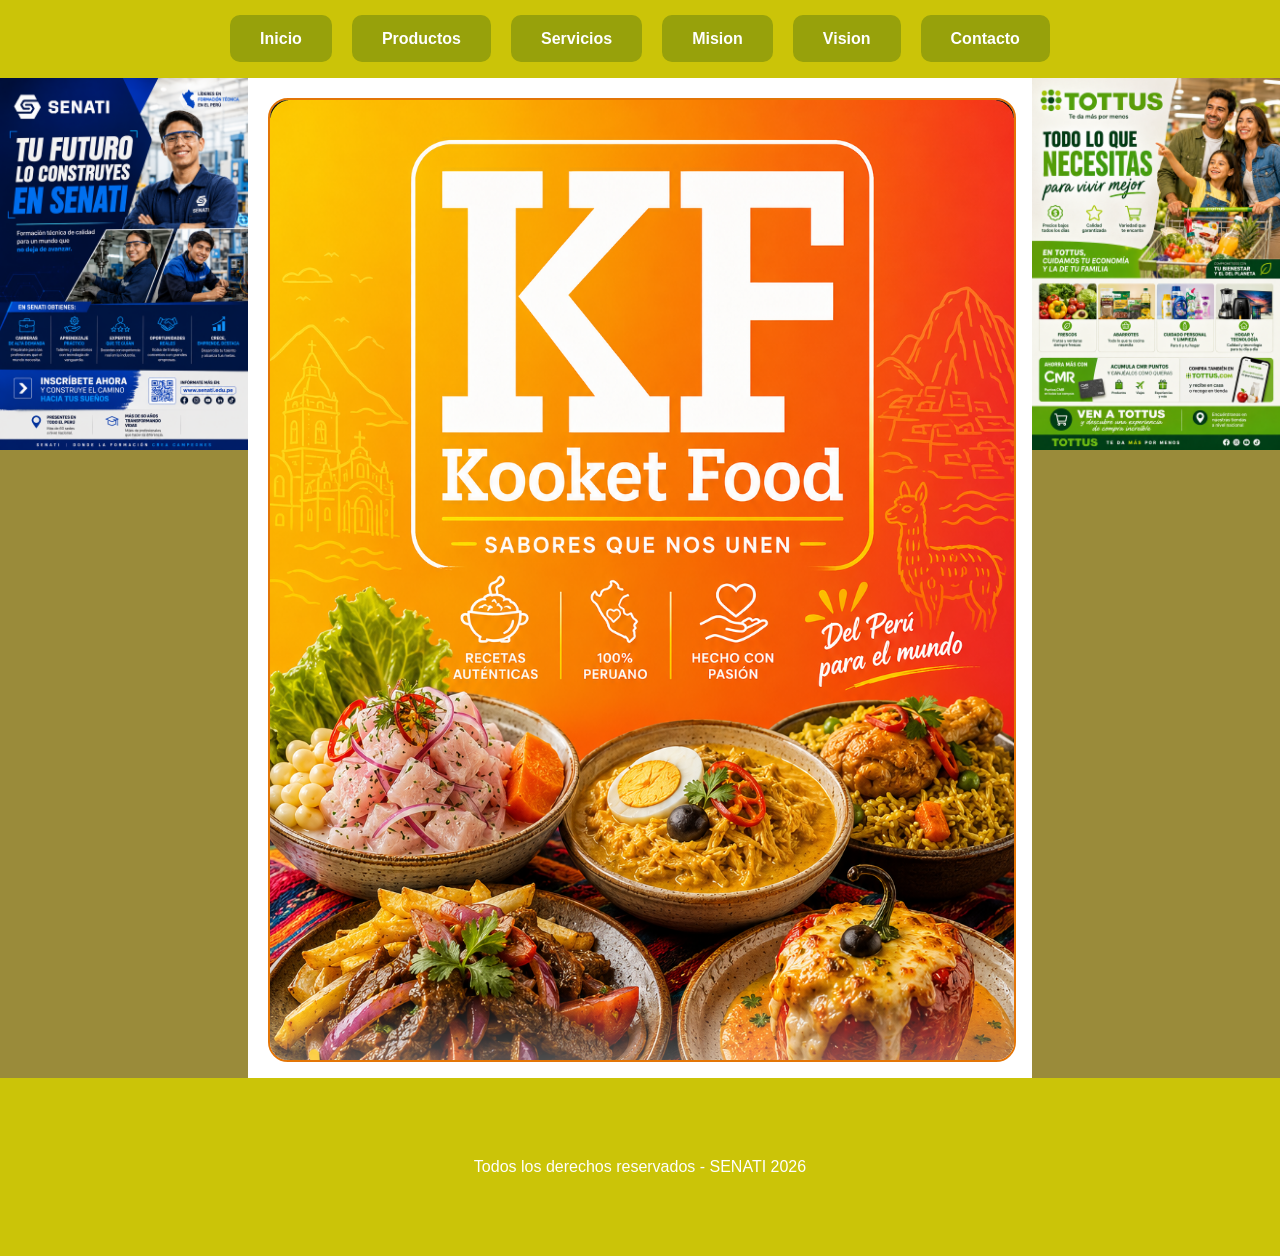
<file: index.html>
<!DOCTYPE html>
<html lang="es">
<head>
    <meta charset="UTF-8">
    <meta name="viewport" content="width=device-width, initial-scale=1.0">
    <title>Kooket Food</title>
    <link rel="stylesheet" href="estilos/estilo.css">
    <link rel="icon" href="iconos/icono.png">
</head>
<body>
    <header>
        <nav>
            <input type="checkbox" id="activador_menu">
            <label for="activador_menu" id="hamburguesa">☰</label>
            <ul id="menu">
                <li><a href="portada.html" target="frame_contenido">Inicio</a></li>
                <li><a href="productos.html" target="frame_contenido">Productos</a></li>
                <li><a href="servicios.html" target="frame_contenido">Servicios</a></li>
                <li><a href="mision.html" target="frame_contenido">Mision</a></li>
                <li><a href="vision.html" target="frame_contenido">Vision</a></li>
                <li><a href="contacto.html" target="frame_contenido">Contacto</a></li>
            </ul>
        </nav>
    </header>
    <div id="contenedor">
        <div id="publicidad1">
            <img src="imagenes/publicidad/senati.png" alt="SENATI">
        </div>
        <div id="contenido">
            <iframe name="frame_contenido" src="portada.html" frameborder="0"></iframe>
        </div>
        <div id="publicidad2">
           <img src="imagenes/publicidad/tottus.png" alt="TOTTUS">
        </div>
    </div>
    <footer>
        <p>Todos los derechos reservados - SENATI 2026</p>
    </footer>
</body>
</html>
</file>
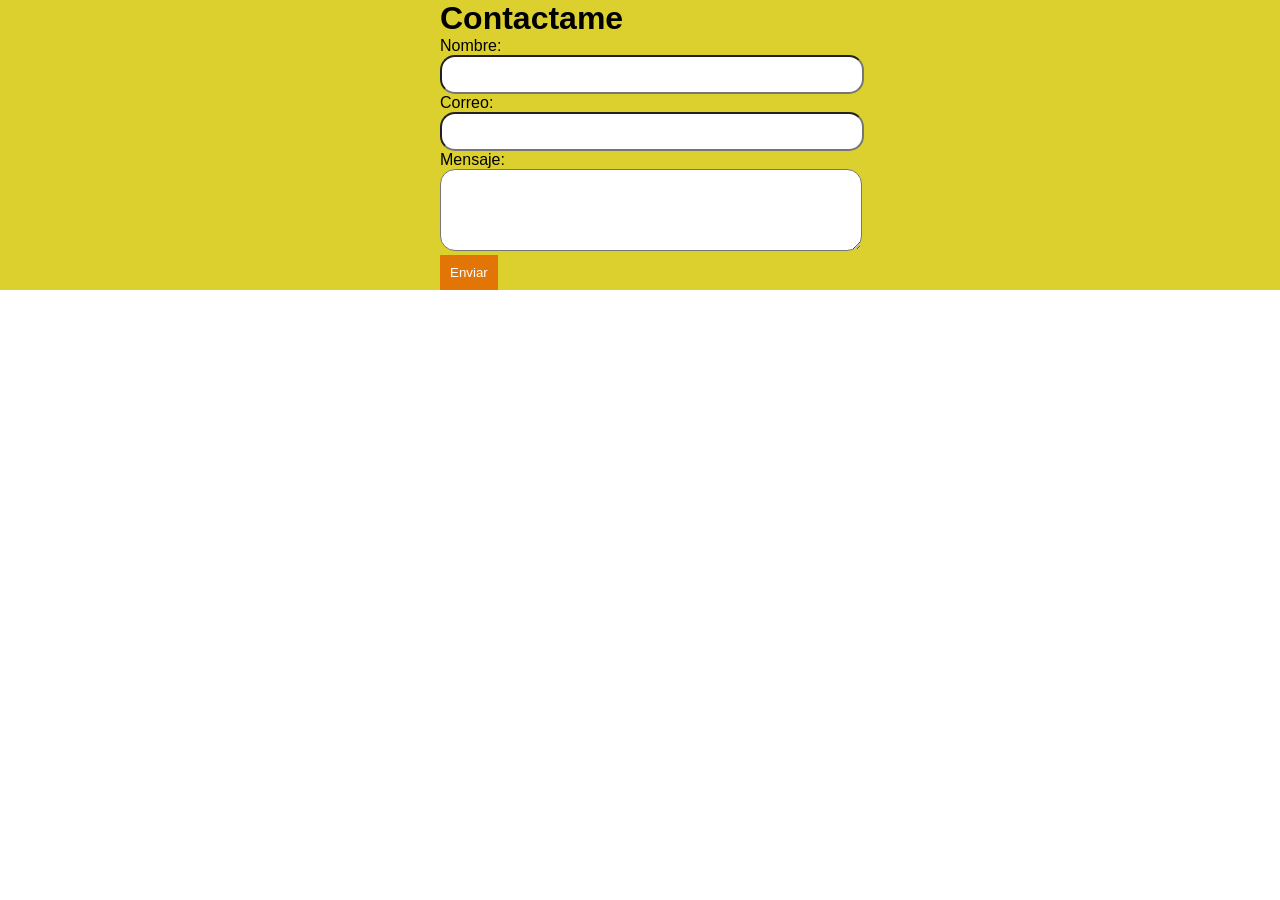
<file: contacto.html>
<!DOCTYPE html>
<html lang="es">
<head>
    <meta charset="UTF-8">
    <meta name="viewport" content="width=device-width, initial-scale=1.0">
    <title>Contacto</title>
    <link rel="stylesheet" href="estilos/estilo.css">
</head>
<body>
    <div class="contacto">
<form action="">
    <h1>Contactame</h1>
    <label for="">Nombre:</label>
    <input type="text"name="nombre" required>

    <label for="">Correo:</label>
    <input type="text"name="Correo" required>

    <label for="">Mensaje:</label>
   <textarea name="Mensaje" rows="4" required></textarea>
   <button>Enviar</button>
</form>
    </div>
    
</body>
</html>
</file>
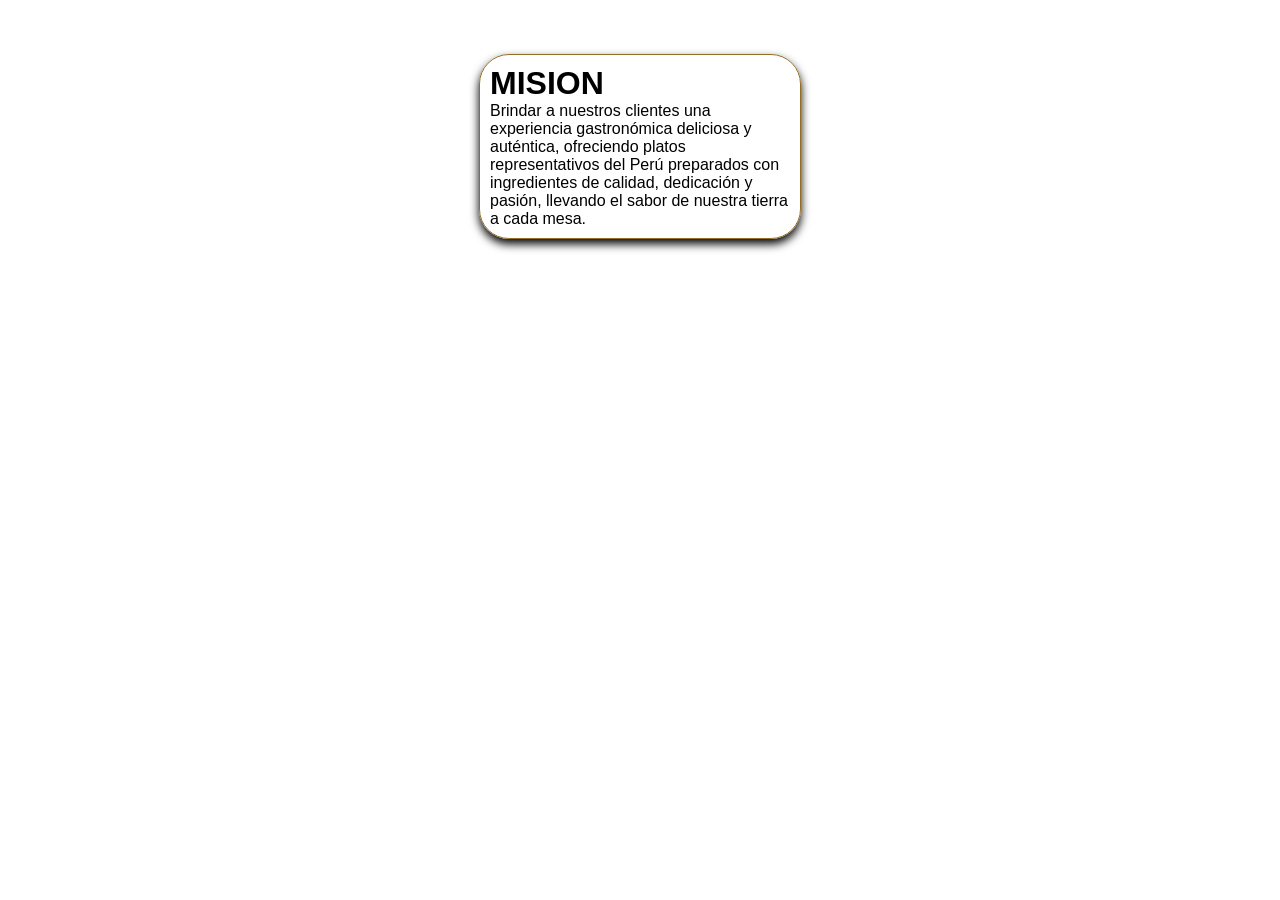
<file: mision.html>
<!DOCTYPE html>
<html lang="es">
<head>
    <meta charset="UTF-8">
    <meta name="viewport" content="width=device-width, initial-scale=1.0">
    <title>Misión</title>
    <link rel="stylesheet" href="estilos/estilo.css">
</head>
<body>
<br>
<br>
<br>
<div class="mis_vis">
    <h1>MISION</h1>
    <p>Brindar a nuestros clientes una experiencia gastronómica deliciosa y
        auténtica, ofreciendo platos representativos del Perú preparados con
        ingredientes de calidad, dedicación y pasión, llevando el sabor de nuestra
        tierra a cada mesa.</p>
</div>
    
</body>
</html>
</file>
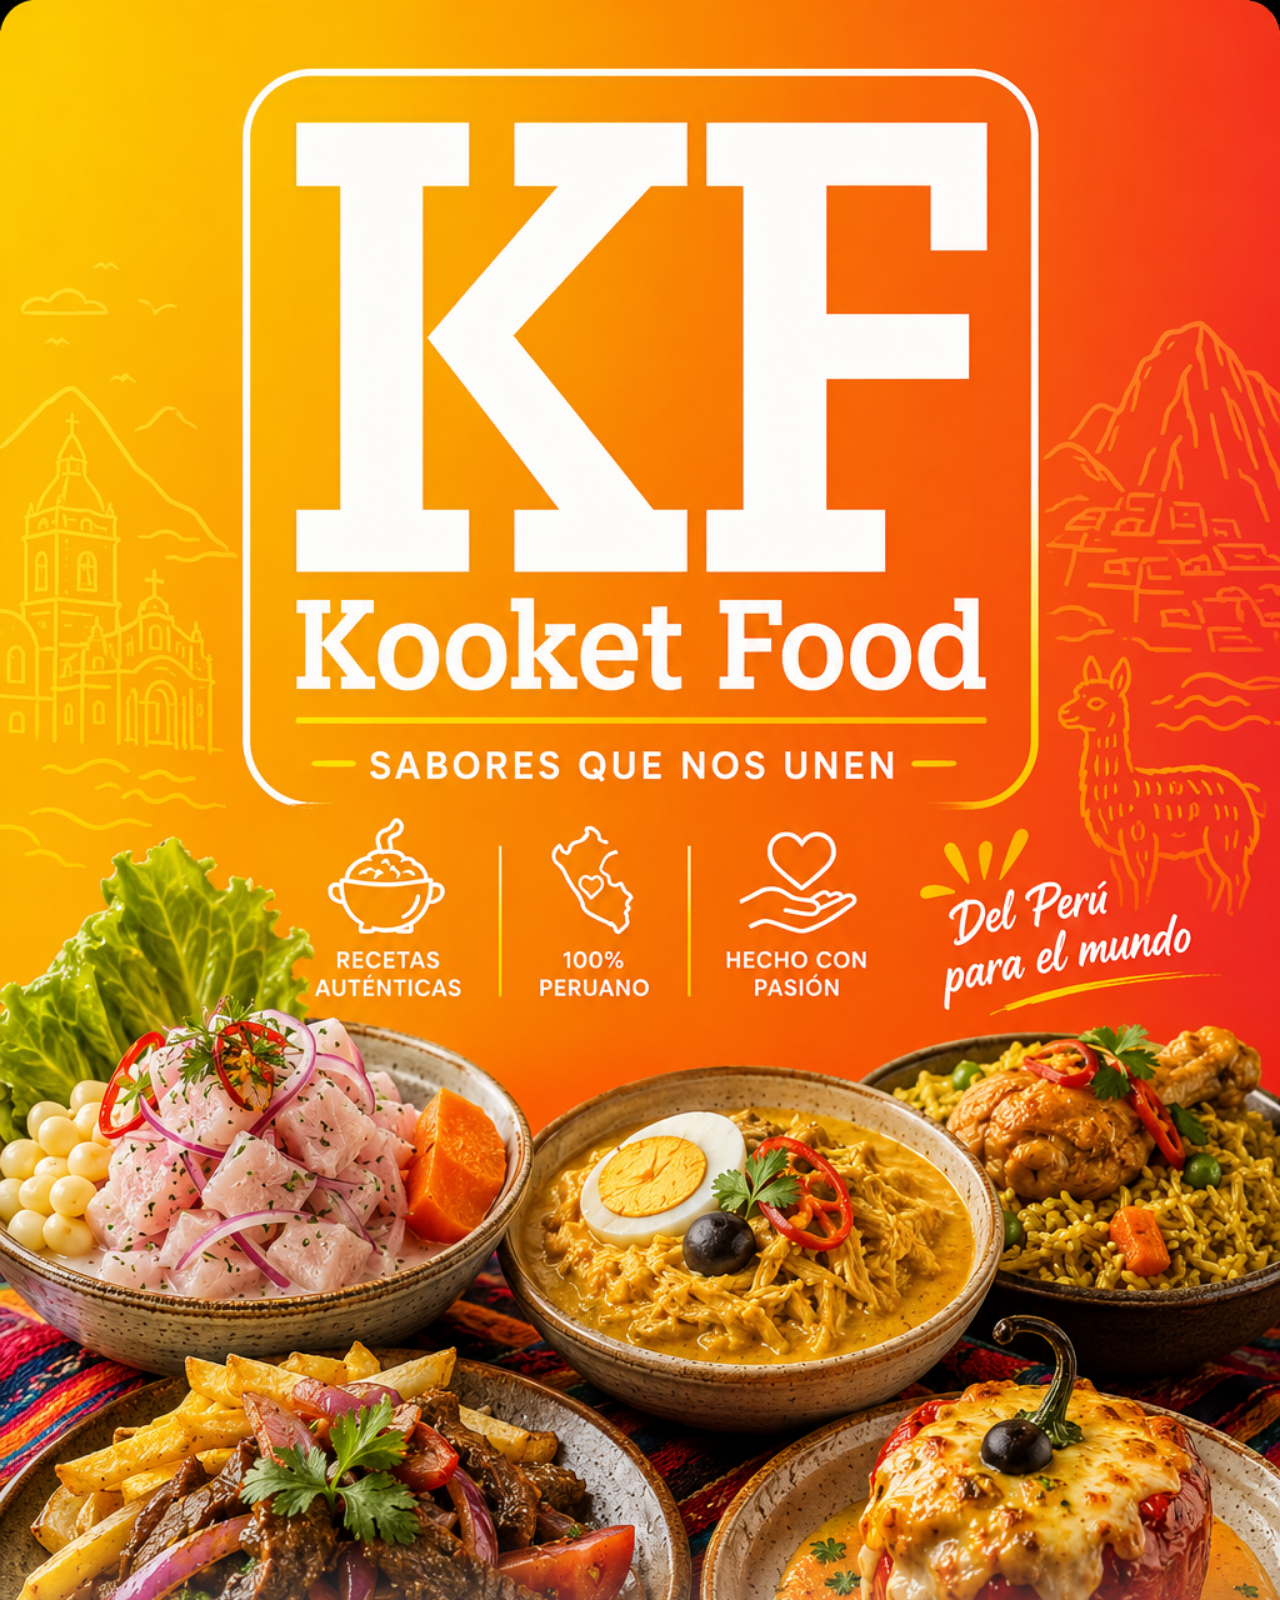
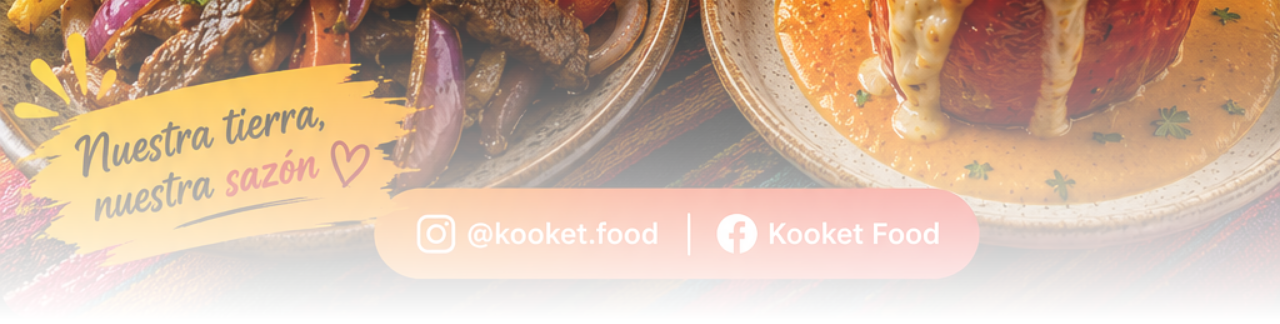
<file: portada.html>
<!DOCTYPE html>
<html lang="es">
<head>
    <meta charset="UTF-8">
    <meta name="viewport" content="width=device-width, initial-scale=1.0">
    <title>Portada</title>
    <link rel="stylesheet" href="estilos/estilo.css">
</head>
<body>
    <div class="portada">
<img src="imagenes/portada/portada.png" alt="portada">
    </div>
    
</body>
</html>
</file>
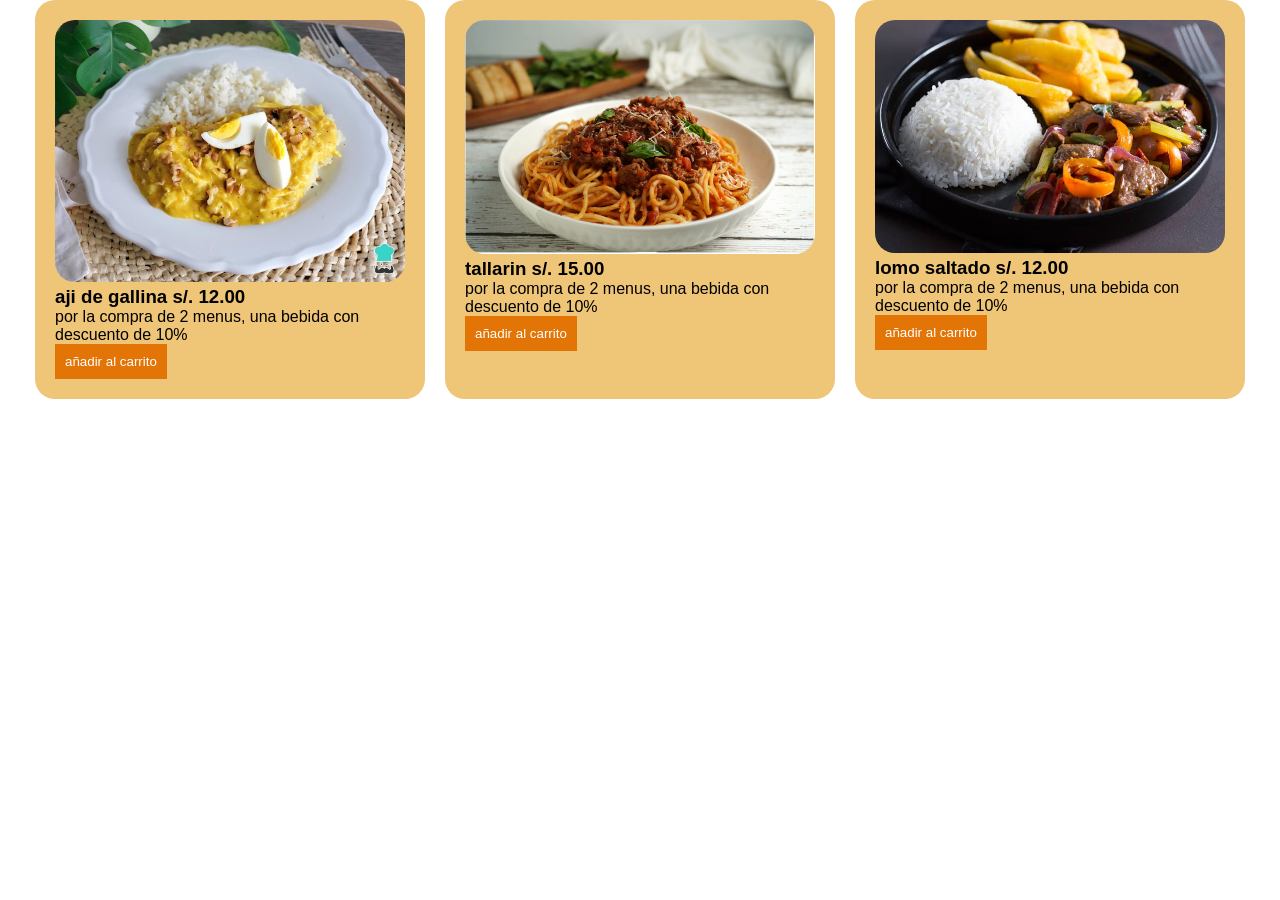
<file: productos.html>
<!DOCTYPE html>
<html lang="es">
<head>
    <meta charset="UTF-8">
    <meta name="viewport" content="width=device-width, initial-scale=1.0">
    <title>Productos</title>
    <link rel="stylesheet" href="estilos/estilo.css">
</head>
<body>
    <div id="galeria_prod">
    
    <div class="prod">
<img src="imagenes/productos/aji de gallina.jpg" alt="aji de gallina">
<h3>aji de gallina s/. 12.00</h3>
<p>por la compra de 2 menus, una bebida con descuento de 10%</p>
<button>añadir al carrito</button>
    </div>

    <div class="prod">
<img src="imagenes/productos/tallarin.jpg" alt="tallarin">
<h3>tallarin s/. 15.00</h3>
<p>por la compra de 2 menus, una bebida con descuento de 10%</p>
<button>añadir al carrito</button>
    </div>
    
    <div class="prod">
<img src="imagenes/productos/lomo saltado.jpeg" alt="lomo saltado">
<h3>lomo saltado s/. 12.00</h3>
<p>por la compra de 2 menus, una bebida con descuento de 10%</p>
<button>añadir al carrito</button>
    </div>
    
    </div>
</body>
</html>
</file>
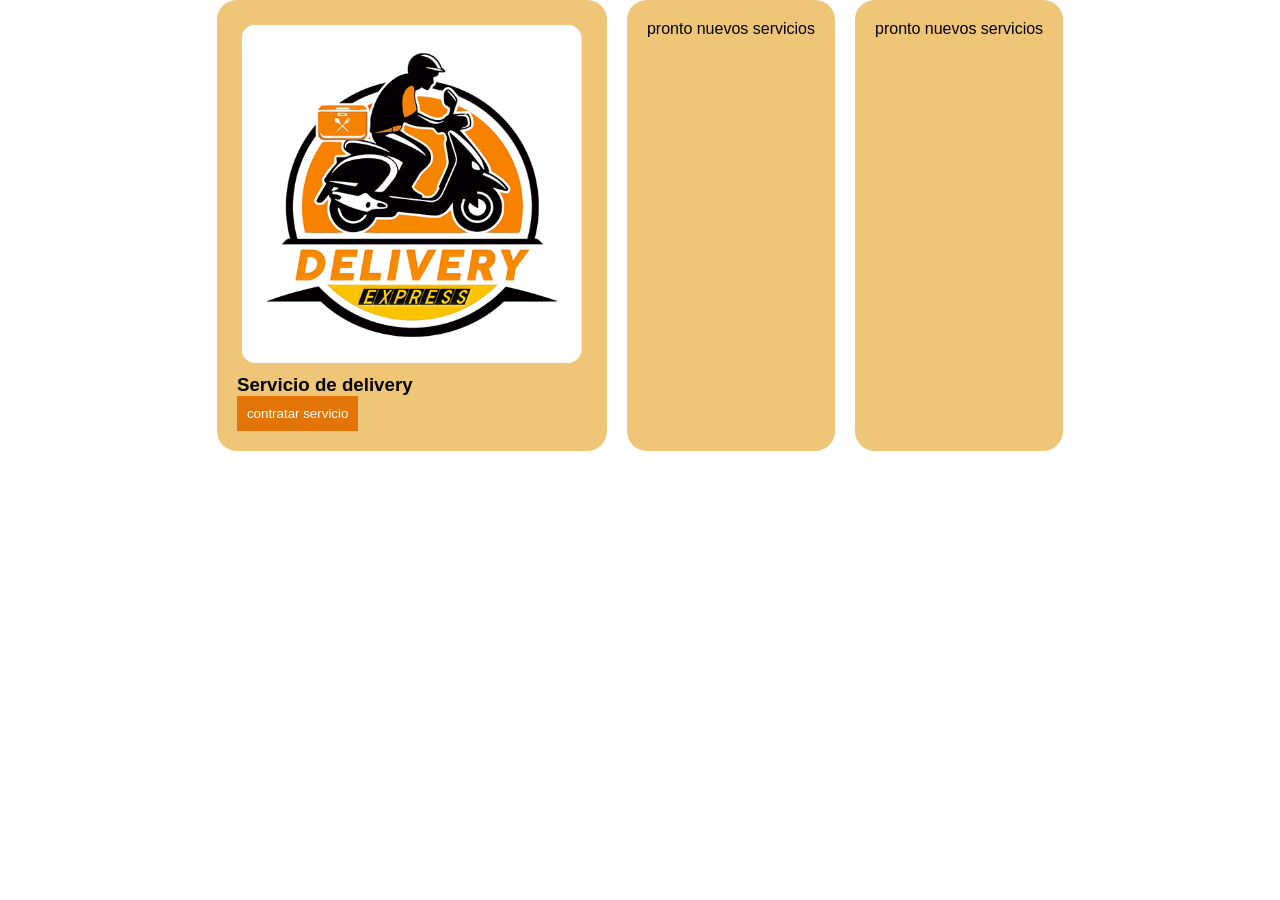
<file: servicios.html>
<!DOCTYPE html>
<html lang="es">
<head>
    <meta charset="UTF-8">
    <meta name="viewport" content="width=device-width, initial-scale=1.0">
    <title>Servicios</title>
    <link rel="stylesheet" href="estilos/estilo.css">
</head>
<body>
   <div id="galeria_prod">

<div class="prod">

<img src="imagenes/servicios/delivey.png" alt="servicio de delivery">
<h3>Servicio de delivery</h3>
<button>contratar servicio</button>
</div>

<div class="prod">
<p>pronto nuevos servicios</p>
</div>

<div class="prod">
<p>pronto nuevos servicios</p>
</div>

   </div>
</body>
</html>
</file>
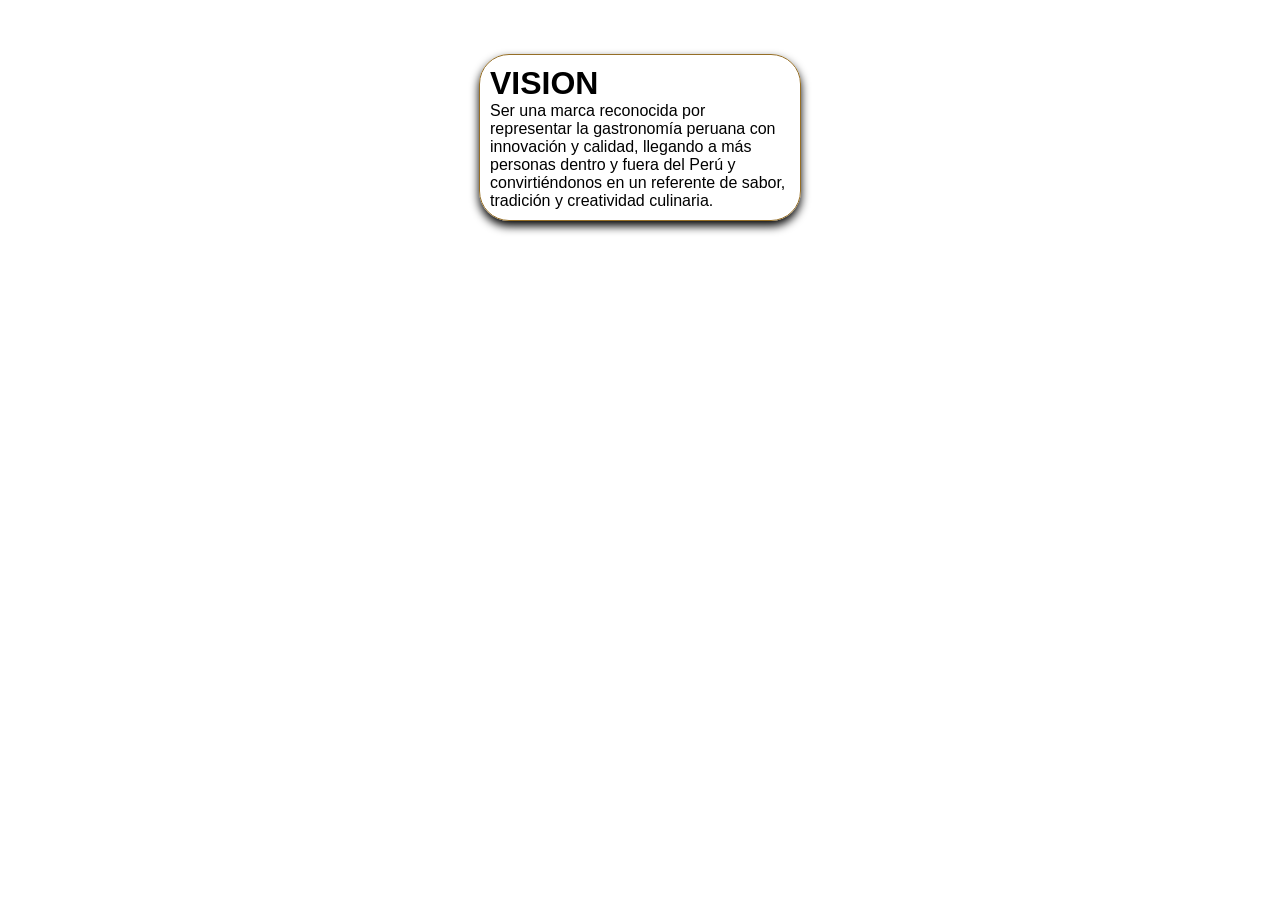
<file: vision.html>
<!DOCTYPE html>
<html lang="es">
<head>
    <meta charset="UTF-8">
    <meta name="viewport" content="width=device-width, initial-scale=1.0">
    <title>visión</title>
    <link rel="stylesheet" href="estilos/estilo.css">
</head>
<body>
    <br>
    <br>
    <br>

    <div class="mis_vis">
    <h1>VISION</h1>
    <p>Ser una marca reconocida por representar la gastronomía peruana con innovación
        y calidad, llegando a más personas dentro y fuera del Perú y convirtiéndonos en
        un referente de sabor, tradición y creatividad culinaria.</p>
</div>
    
</body>
</html>
</file>
<file: estilos/estilo.css>
*{
    margin: 0;
    padding: 0;
}

/* aqui personalizo la fuente de ña pagina y el color de fondo */
body{
font-family: Arial, Helvetica, sans-serif;
background-color: #ffffff;
}
/* AQUI PERSONALIZO LA CABECERA O EL MENU DE NAVEGACION */
header{
    background-color: #cbc408;
    color: white;
    text-align: center;
}
#menu{
    list-style: none;
    display: flex;
    gap: 20px;
    justify-content: center;
    padding: 30px;
}
#menu a{
    text-decoration: none;
    color: white;
    background-color: #97a10b;
    padding: 15px 30px;
    border-radius: 10px;
    font-weight: bolder;
    transition: all 0.3s ease;
}
#menu a:hover{
    background-color: #e37507;
}

/* Aqui voy a personalizar el cuerpo de mi pagina */
#contenedor{
    display: flex;
    min-height: 1000px;
}
#publicidad1{
    width: 20%;
    background-color: #9a8b3a;
}
#contenido{
    width: 60%;
    background-color: #ffffff;
    padding: 20px;
}
#publicidad2{
    width: 20%;
    background-color: #9a8b3a;
}
iframe{
    width: 100%;
    height: 100%;
    border: 2px solid #e37507;
    border-radius: 20px;
}
footer{
    background-color: #cbc408;

    color: #ffffff;
    text-align: center;
    padding: 80px;
}

/* AQUI PERSONALIZO PRODUCTOS */
#galeria_prod{
    display: grid;
grid-template-columns: repeat(3, auto);
justify-content: center;
gap: 20px;
}
.prod{
    background-color: #efc578;
    max-width: 350px;
    padding: 20px;
    border-radius: 20px;
}
.prod img{
    width: 100%;
    border-radius: 20px;
}
.prod:hover{
    box-shadow: 0px 5px 10px #956e26;
    border: 1px solid yellow;
}
button{
    padding: 10px;
    background-color: #e37507;
    color: #ffffff;
    border: none;
    cursor: pointer;

}
button:hover{
    background-color: #97530f;

}
#publicidad1 img{
    width: 100%;
}
#publicidad2 img{
    width: 100%;
}
.portada img{
    width: 100%;
    mask-image: linear-gradient(to bottom, black 80%, transparent 100%);
  -webkit-mask-image: linear-gradient(to bottom, black 80%, transparent 100%);
}
.mis_vis{
    border: 1px solid #956e26;
    width: 300px;
    border-radius: 30px;
    margin: auto;
    padding: 10px;
    box-shadow: 0px 5px 10px;
}
/* AQUI PERSONALIZO CONTACTO */
form{
    max-width: 400px;
    margin: auto;
    text-align: left;
}
.contacto{
    width: 100%;
    background-color: #dcd02f;
}
input, textarea{
    width: 100%;
    padding: 10px;
    border-radius: 15px;
}
#hamburguesa{
    font-size: 30px;
    cursor: pointer;
    display: none;
}
#activador_menu{
    display: none;
}
/* AQUI PERSONALIZO MI PAGINA PARA QUE SE ADAPTE A OTROS DISPOSITIBOS */
@media (max-width: 750px){
    #menu{
        flex-direction: column;
        gap: 30px;
        padding: 0px;
        display: none;
    }
    #menu a{
        display: flex;
        justify-content: center;
    }
    #contenedor{
        flex-direction: column;
        text-align: center;
    }
    #publicidad1, #contenido, #publicidad2{
        width: 100%;
    }
    #publicidad1 img{
        width: 100px;
    }
    #publicidad2 img{
        width: 100px;
    }
    iframe{
        height: 600px;
    }
    #galeria_prod{
        grid-template-columns: repeat(1, auto);
    }
    #hamburguesa{
        display: block;
    }
    #activador_menu:checked + #hamburguesa + #menu{
        display: flex;
    }
}
</file>
